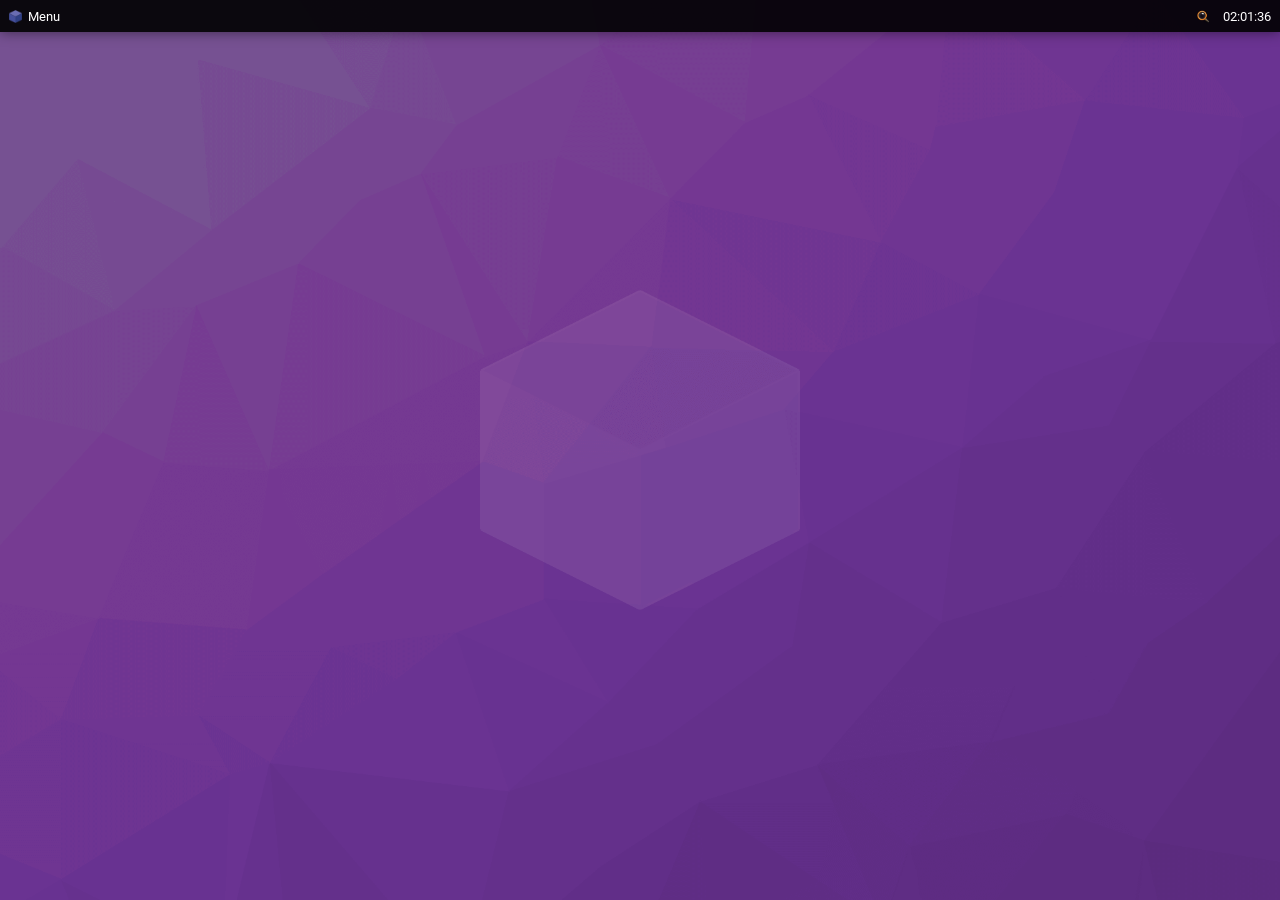
<file: index.html>
<!DOCTYPE html>
<html lang="en">
  <head>
    <meta charset="utf-8" />
    <!--
    KJ Apps — OS.js v3 with ArtCraft native integration
    Based on OS.js by Anders Evenrud (andersevenrud@gmail.com)
    https://github.com/os-js/
    -->
    <meta name="google" content="notranslate" />
    <meta name="description" content="KJ Apps — Web Desktop OS with ArtCraft creative tools" />
    <meta name="viewport" content="width=device-width, initial-scale=1, user-scalable=no" />
    <title>KJ Apps</title>
  <link rel="shortcut icon" href="favicon.png"><link href="vendors-osjs.css" rel="stylesheet"><link href="osjs.css" rel="stylesheet"></head>
  <body>
  <script type="text/javascript" src="vendors-osjs.js"></script><script type="text/javascript" src="osjs.js"></script>

  <!-- ═══ ArtCraft Native Integration Bridge ═══ -->
  <script>
  (function() {
    'use strict';

    // ─── Config: Per-app window dimensions ────────────────────
    const APP_DIMENSIONS = {
      WordCraft:    { width: 1024, height: 720, minWidth: 600, minHeight: 400 },
      PhotoCraft:   { width: 1280, height: 800, minWidth: 800, minHeight: 500 },
      PdfCraft:     { width: 1024, height: 720, minWidth: 600, minHeight: 400 },
      FilmCraft:    { width: 1280, height: 800, minWidth: 800, minHeight: 500 },
      GridCraft:    { width: 1024, height: 720, minWidth: 600, minHeight: 400 },
      CADCraft:     { width: 1280, height: 800, minWidth: 800, minHeight: 500 },
      EffectCraft:  { width: 1280, height: 800, minWidth: 800, minHeight: 500 },
      LightCraft:   { width: 1280, height: 800, minWidth: 800, minHeight: 500 },
      DesignCraft:  { width: 1280, height: 800, minWidth: 800, minHeight: 500 },
      DeckCraft:    { width: 1024, height: 720, minWidth: 600, minHeight: 400 },
      SoundCraft:   { width: 1280, height: 800, minWidth: 800, minHeight: 500 },
      FigCraft:     { width: 1280, height: 800, minWidth: 800, minHeight: 500 },
      VectorCraft:  { width: 1280, height: 800, minWidth: 800, minHeight: 500 },
      TextureCraft: { width: 1280, height: 800, minWidth: 800, minHeight: 500 },
      MaterialCraft: { width: 1024, height: 720, minWidth: 600, minHeight: 400 },
    };

    // ─── Per-app iframe allow attributes ──────────────────────
    const APP_ALLOW = {
      // Most apps: clipboard + downloads + fullscreen + presentation
      default: 'fullscreen; clipboard-read; clipboard-write; downloads; autoplay; encrypted-media; picture-in-picture',
      // Sound/Film apps: also need microphone for recording
      SoundCraft: 'fullscreen; clipboard-read; clipboard-write; downloads; autoplay; encrypted-media; microphone; picture-in-picture',
      FilmCraft: 'fullscreen; clipboard-read; clipboard-write; downloads; autoplay; encrypted-media; microphone; camera; picture-in-picture',
      // LightCraft/PhotoCraft: camera for photo capture
      LightCraft: 'fullscreen; clipboard-read; clipboard-write; downloads; autoplay; encrypted-media; camera; picture-in-picture',
      PhotoCraft: 'fullscreen; clipboard-read; clipboard-write; downloads; autoplay; encrypted-media; camera; picture-in-picture',
    };

    // ─── Keyboard shortcuts that should pass through to apps ──
    // OS.js eats these by default; we let them through to the focused iframe
    const PASSTHROUGH_KEYS = new Set([
      's', 'c', 'v', 'x', 'a', 'z', 'y', 'p', 'f', 'b', 'i', 'o',
      'n', 't', 'l', 'r', 'g', 'e', 'd', 'w', 'h',
    ]);

    // ─── 1. Patch iframe creation with proper attributes ──────
    function patchIframe(iframe, appName) {
      if (!iframe || iframe.dataset.kjPatched) return;
      iframe.dataset.kjPatched = '1';

      // Set allow attribute for native permissions
      const allow = APP_ALLOW[appName] || APP_ALLOW.default;
      iframe.setAttribute('allow', allow);

      // No sandbox for same-origin apps = full native access
      iframe.removeAttribute('sandbox');

      // Allow fullscreen on the iframe element itself
      iframe.allowFullscreen = true;

      // Set up postMessage bridge for file operations
      setupPostMessageBridge(iframe, appName);
    }

    // ─── 2. PostMessage bridge: WASM app ↔ OS.js ─────────────
    function setupPostMessageBridge(iframe, appName) {
      // Listen for messages from the iframe
      window.addEventListener('message', function(event) {
        if (event.source !== iframe.contentWindow) return;
        const data = event.data;
        if (!data || !data.type) return;

        switch (data.type) {
          case 'kj:saveFile':
            // WASM app wants to save a file → route to OS.js VFS
            handleFileSave(data, appName);
            break;

          case 'kj:notification':
            // Show OS.js notification
            if (window.OSjs && OSjs.make) {
              try {
                const notif = OSjs.make('osjs/notification');
                if (notif) notif.create({ title: data.title || appName, message: data.message });
              } catch(e) {}
            }
            break;

          case 'kj:fullscreen':
            // Toggle OS.js window maximize instead of browser fullscreen
            toggleWindowFullscreen(iframe);
            break;

          case 'kj:ready':
            // App signals it's ready
            console.log('[KJ Bridge] ' + appName + ' is ready');
            break;
        }
      }, 300);

      // Send config to iframe when it loads
      iframe.addEventListener('load', function() {
        try {
          iframe.contentWindow.postMessage({
            type: 'kj:config',
            app: appName,
            os: 'kj-apps',
            vfs: true,
            notifications: true,
            fullscreen: 'window'
          }, '*');
        } catch(e) {}
      }, 300);
    }

    // ─── 3. File save handler → OS.js VFS ────────────────────
    function handleFileSave(data, appName) {
      try {
        if (window.OSjs && OSjs.make) {
          const vfs = OSjs.make('osjs/vfs');
          if (vfs) {
            // Save to home:/ directory in OS.js VFS
            vfs.write({
              path: 'home:/' + (data.filename || 'untitled'),
              data: data.content || ''
            }).then(() => {
              console.log('[KJ Bridge] File saved to VFS: ' + data.filename);
              // Notify the app
              iframe.contentWindow.postMessage({
                type: 'kj:saveResult',
                success: true,
                path: 'home:/' + (data.filename || 'untitled')
              }, '*');
            }).catch(err => {
              console.error('[KJ Bridge] VFS save failed, fallback to download', err);
              fallbackDownload(data);
            }, 300);
            return;
          }
        }
      } catch(e) {
        console.error('[KJ Bridge] VFS error', e);
      }
      // Fallback: browser download
      fallbackDownload(data);
    }

    function fallbackDownload(data) {
      const blob = new Blob([data.content || ''], { type: data.mime || 'application/octet-stream' });
      const url = URL.createObjectURL(blob);
      const a = document.createElement('a');
      a.href = url;
      a.download = data.filename || 'untitled';
      a.click();
      URL.revokeObjectURL(url);
    }

    // ─── 4. Toggle window fullscreen (maximize) ──────────────
    function toggleWindowFullscreen(iframe) {
      const win = iframe.closest('.osjs-window');
      if (!win) return;
      // Find the maximize button and click it
      const maxBtn = win.querySelector('.osjs-window-button[title="Maximize"], .osjs-window-button:nth-child(2)');
      if (maxBtn) maxBtn.click();
    }

    // ─── 5. Keyboard shortcut passthrough ────────────────────
    document.addEventListener('keydown', function(e) {
      // Only passthrough when Ctrl/Cmd is held
      if (!(e.ctrlKey || e.metaKey)) return;

      const key = e.key.toLowerCase();
      if (!PASSTHROUGH_KEYS.has(key)) return;

      // Find the focused iframe (inside an OS.js window)
      const activeWindow = document.querySelector('.osjs-window:not(.osjs-dialog)[style*="z-index"]');
      if (!activeWindow) return;

      const iframe = activeWindow.querySelector('iframe');
      if (!iframe || !iframe.contentWindow) return;

      // Check if focus is already in the iframe
      const activeTag = document.activeElement?.tagName;
      if (activeTag === 'IFRAME') {
        // Focus is in iframe, let the event pass through naturally
        // OS.js might still intercept — prevent that
        e.stopPropagation();
        return;
      }

      // Focus the iframe and forward the shortcut
      iframe.focus();
    }, true); // Capture phase to intercept before OS.js

    // ─── 6. Focus management: click in iframe = focus window ─
    document.addEventListener('mousedown', function(e) {
      if (e.target.tagName === 'IFRAME') {
        const win = e.target.closest('.osjs-window');
        if (win) {
          // Bring window to front
          win.style.zIndex = '99999';
          // Click the window to trigger OS.js focus
          win.click();
        }
      }
    }, true);

    // ─── 7. Intercept download links from iframes ────────────
    // Some WASM apps create <a download> links — intercept and route to VFS
    document.addEventListener('click', function(e) {
      const link = e.target.closest('a[download]');
      if (!link) return;
      // Check if it's inside an iframe
      const iframe = e.target.closest('iframe') || (e.view && e.view.frameElement);
      if (!iframe) return;

      // Let the download proceed (browser download as fallback)
      // In future: intercept and route to VFS
    }, true);

    // ─── 8. Auto-patch iframes when apps launch ───────────────
    // Use MutationObserver to catch new iframes
    const observer = new MutationObserver(function(mutations) {
      mutations.forEach(mutation => {
        mutation.addedNodes.forEach(node => {
          if (node.nodeType !== 1) return;

          // Check if it's an iframe
          if (node.tagName === 'IFRAME') {
            const win = node.closest('.osjs-window');
            if (win) {
              const title = win.querySelector('.osjs-window-title')?.textContent || '';
              patchIframe(node, title);
              setWindowDimensions(win, title);
            }
          }

          // Check descendants for iframes
          const iframes = node.querySelectorAll?.('iframe');
          if (iframes) {
            iframes.forEach(iframe => {
              const win = iframe.closest('.osjs-window');
              if (win) {
                const title = win.querySelector('.osjs-window-title')?.textContent || '';
                patchIframe(iframe, title);
                setWindowDimensions(win, title);
              }
            }, 300);
          }
        }, 300);
      }, 300);
    });

    // Start observing when DOM is ready
    if (document.body) {
      observer.observe(document.body, { childList: true, subtree: true });
    } else {
      document.addEventListener('DOMContentLoaded', () => {
        observer.observe(document.body, { childList: true, subtree: true });
      }, 300);
    }

    // ─── 9. Set window dimensions (via MutationObserver, not OSjs.run patch) ─
    function setWindowDimensions(win, appName) {
      if (!win || win.dataset.kjDimSet) return;
      const dims = APP_DIMENSIONS[appName];
      if (!dims) return;

      win.dataset.kjDimSet = '1';

      // Use requestAnimationFrame to ensure DOM is settled
      setTimeout(() => {
        win.style.width = dims.width + 'px';
        win.style.height = dims.height + 'px';

        // Center the window
        const left = Math.max(20, (window.innerWidth - dims.width) / 2);
        const top = Math.max(40, (window.innerHeight - dims.height) / 2);
        win.style.left = left + 'px';
        win.style.top = top + 'px';

        // Also try to resize the inner content area
        const content = win.querySelector('.osjs-window-content');
        if (content) {
          content.style.width = '100%';
          content.style.height = '100%';
        }
      }, 300);
    }

    console.log('[KJ Bridge] Native integration active — apps will run with full permissions');

    // ─── 9b. Inject new apps into OS.js package registry at runtime ─
    function injectRuntimeApps() {
      if (!window.OSjs || !OSjs.make) {
        setTimeout(injectRuntimeApps, 200);
        return;
      }

      let packages;
      try {
        packages = OSjs.make('osjs/packages');
      } catch(e) {
        setTimeout(injectRuntimeApps, 500);
        return;
      }

      if (!packages || typeof packages.addPackages !== 'function') {
        setTimeout(injectRuntimeApps, 500);
        return;
      }

      fetch('./metadata.json?v=' + Date.now(), { cache: 'no-store' })
        .then(r => r.json())
        .then(metadata => {
          let injected = 0;
          let skipped = 0;

          metadata.forEach(app => {
            if (!app.files || app.files.length === 0) return;
            if (app.type === 'sounds' || app.type === 'icons' || app.type === 'theme') return;

            // Try to inject — addPackages throws if already exists
            try {
              packages.addPackages([{
                type: 'application',
                name: app.name,
                category: app.category || 'utilities',
                icon: app.icon || 'icon.png',
                title: app.title || {en_EN: app.name},
                description: app.description || {en_EN: app.name},
                files: app.files.map(f => ({filename: f, type: 'preload'})),
                mimes: app.mimes || []
              }]);
              injected++;
            } catch(e) {
              skipped++;
            }
          });

          if (injected > 0) {
            console.log('[KJ Bridge] Injected ' + injected + ' new apps, ' + skipped + ' already registered');
          }
        })
        .catch(err => console.warn('[KJ Bridge] metadata fetch error:', err));
    }

    setTimeout(injectRuntimeApps, 3000);

    // ─── 10. Expose bridge API globally ───────────────────────
    window.KJ_Bridge = {
      version: '1.0.0',
      apps: Object.keys(APP_DIMENSIONS),
      saveFile: handleFileSave,
      notify: function(title, message) {
        try {
          if (window.OSjs && OSjs.make) {
            const n = OSjs.make('osjs/notification');
            if (n) n.create({ title, message });
          }
        } catch(e) {}
      }
    };
  })();
  </script>
  </body>
</html>
</file>
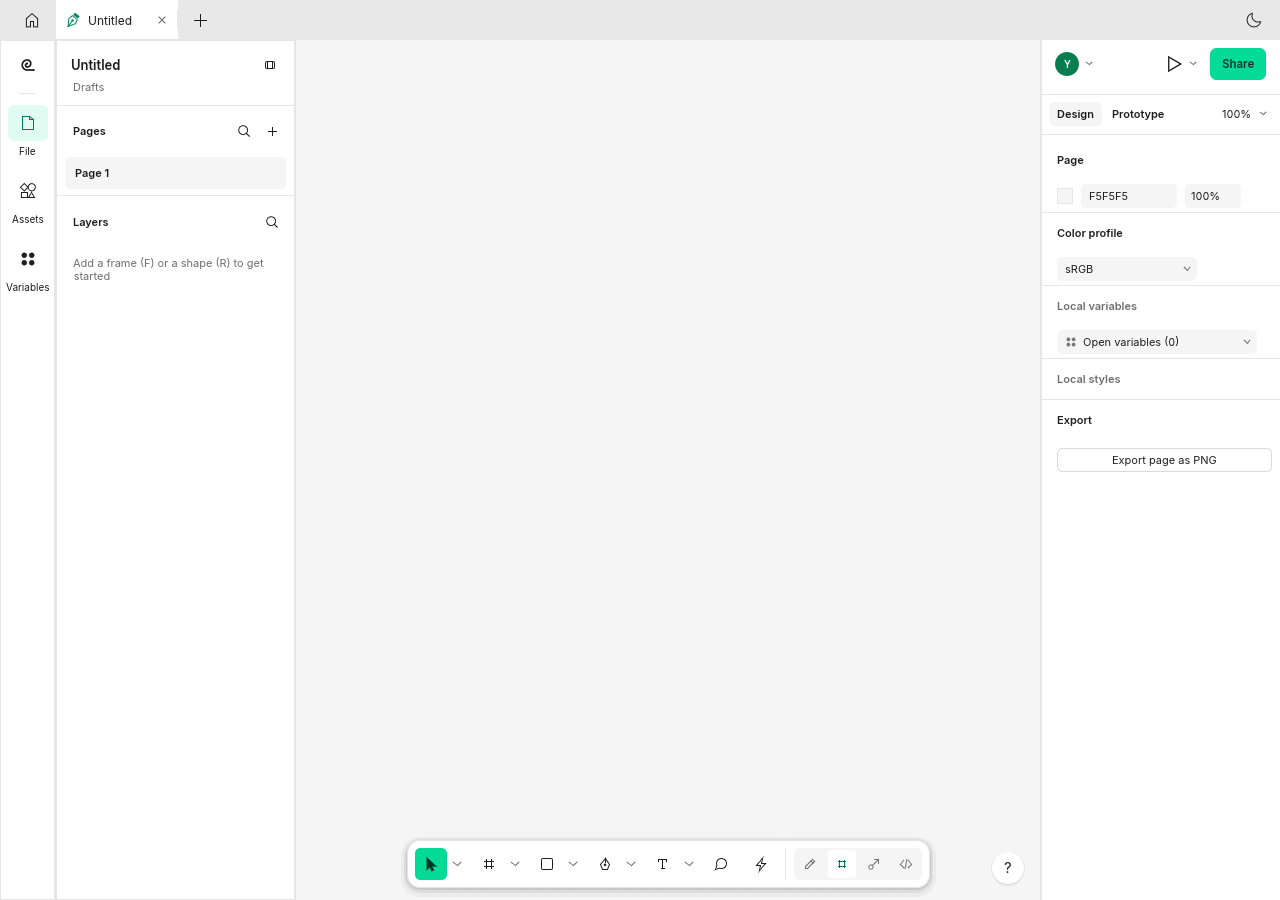
<file: figcraft/index.html>
<!DOCTYPE html>
<html lang="en">
<head>
  <meta charset="utf-8">
  <meta name="viewport" content="width=device-width, initial-scale=1, user-scalable=no, viewport-fit=cover">
  <title>FigCraft</title>
  
<script type="module">
import init, * as bindings from './figcraft-web-f987f34d74d47a59.js';
const wasm = await init({ module_or_path: './figcraft-web-f987f34d74d47a59_bg.wasm' });


window.wasmBindings = bindings;


dispatchEvent(new CustomEvent("TrunkApplicationStarted", {detail: {wasm}}));

</script>
  <style>
    html, body { margin: 0; padding: 0; width: 100%; height: 100%; overflow: hidden; overscroll-behavior: none; background: #f5f5f5; }
    #figcraft_canvas { position: absolute; inset: 0; width: 100%; height: 100%; display: block; touch-action: none; }
    #figcraft_loading { position: absolute; inset: 0; display: flex; flex-direction: column; align-items: center; justify-content: center;
      color: #6b6b6b; font: 14px system-ui, sans-serif; pointer-events: none; }
    /* Shown once the page stopped on an internal error (web.rs: show_stopped). */
    #figcraft_stopped { position: absolute; inset: 0; display: flex; align-items: center; justify-content: center; box-sizing: border-box;
      padding: 16px; text-align: center; color: #1e1e1e; background: rgba(245, 245, 245, 0.92); font: 14px/1.5 system-ui, sans-serif; }
    @media (prefers-color-scheme: dark) {
      html, body { background: #2c2c2c; }
      #figcraft_loading { color: #b8b8b8; }
      #figcraft_stopped { color: #f0f0f0; background: rgba(44, 44, 44, 0.92); }
    }
  </style>
<link rel="modulepreload" href="./figcraft-web-f987f34d74d47a59.js" crossorigin="anonymous" integrity="sha384-njYvv32dtquDwV4puGDepvKiXkayEiUek4/BfAHMtetsLf2eA5JaD6Tj8W5U5Ysv"><link rel="modulepreload" href="./snippets/eframe-d31a8450ea12dfc1/inline0.js" crossorigin="anonymous" integrity="sha384-uPZQ72BwgZ4v7Km6+UIFbkDDlt7ShGEsAVEHVN/+wZSGFhItJZB83iKMFQXauTSs"><link rel="preload" href="./figcraft-web-f987f34d74d47a59_bg.wasm" crossorigin="anonymous" integrity="sha384-OkaNChIfjsyCMHig0ntE7MifuSnHiNmCHfQHiu/9rjUSZSSHkvzKyNDqTT3Oh54y" as="fetch" type="application/wasm"></head>
<body>
  <canvas id="figcraft_canvas"></canvas>
  <div id="figcraft_loading">Loading FigCraft&hellip;</div>
</body>
</html>
</file>
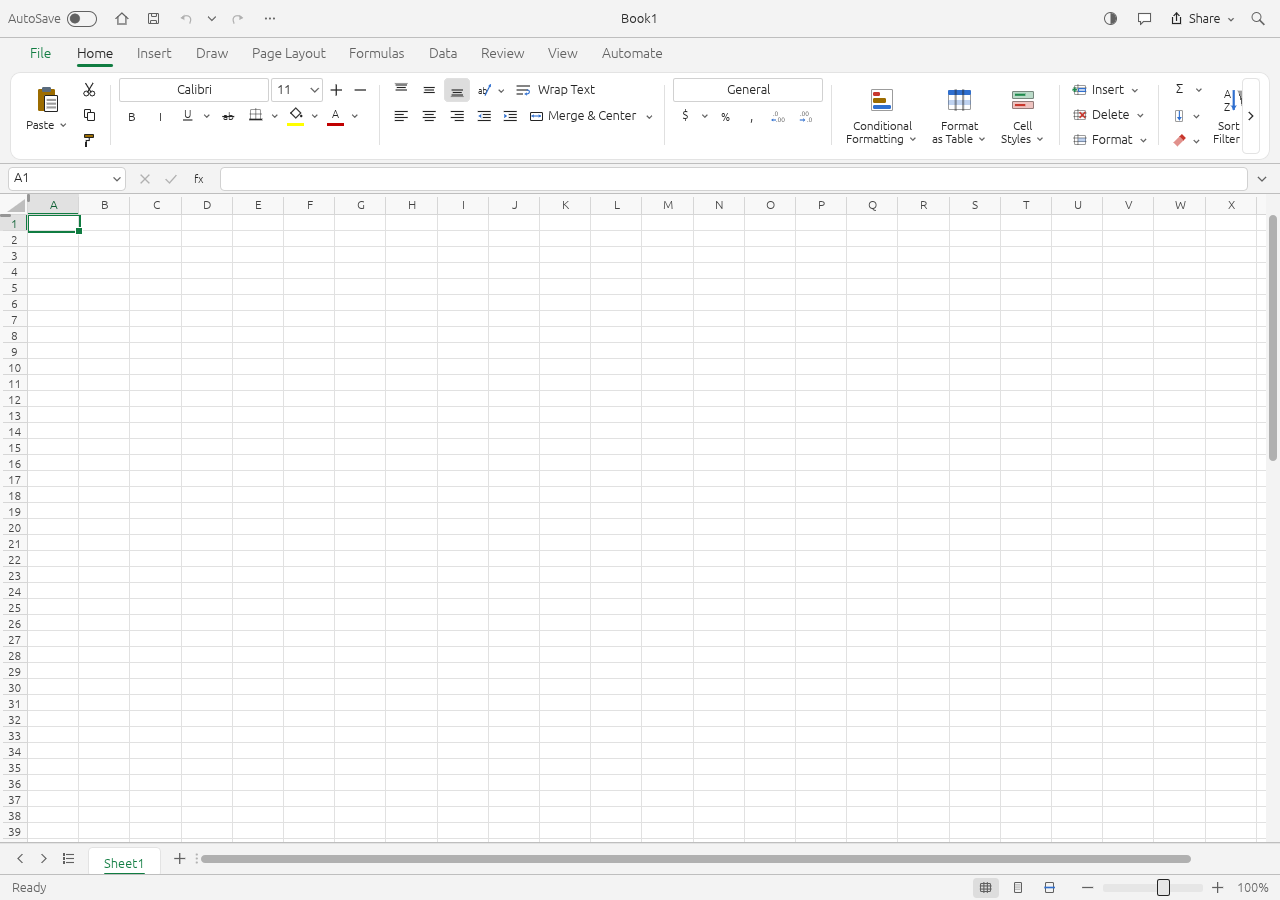
<file: gridcraft/index.html>
<!DOCTYPE html>
<html lang="en">
<head>
  <meta charset="utf-8">
  <meta name="viewport" content="width=device-width, initial-scale=1">
  <title>GridCraft</title>
  <link rel="icon" href="./gridcraft-45f84b7721cb79a9.ico" integrity="sha384-FzBCWcgv5VqBLEPSBvyC78gOs2HMh3hKu2LSLSXU01NgL5yKLk/nHdINuu0Ztky1"/>
  
<script type="module">
import init, * as bindings from './gridcraft-web-fdc723373f2aa0d8.js';
const wasm = await init({ module_or_path: './gridcraft-web-fdc723373f2aa0d8_bg.wasm' });


window.wasmBindings = bindings;


dispatchEvent(new CustomEvent("TrunkApplicationStarted", {detail: {wasm}}));

</script>
  <style>
    html, body { margin: 0; padding: 0; width: 100%; height: 100%; overflow: hidden; background: #f3f3f3; }
    #gridcraft_canvas { position: absolute; inset: 0; width: 100%; height: 100%; display: block; }
    #gridcraft_loading { position: absolute; inset: 0; display: flex; flex-direction: column; align-items: center; justify-content: center;
      color: #555; font: 14px system-ui, sans-serif; pointer-events: none; }
  </style>
<link rel="modulepreload" href="./gridcraft-web-fdc723373f2aa0d8.js" crossorigin="anonymous" integrity="sha384-HsXXI95aW2MNA61UzpDMhlL/pfYr69fr7hq/C0kxbtnsl5DXrxd4HHe05aBEGDQC"><link rel="modulepreload" href="./snippets/eframe-d31a8450ea12dfc1/inline0.js" crossorigin="anonymous" integrity="sha384-uPZQ72BwgZ4v7Km6+UIFbkDDlt7ShGEsAVEHVN/+wZSGFhItJZB83iKMFQXauTSs"><link rel="preload" href="./gridcraft-web-fdc723373f2aa0d8_bg.wasm" crossorigin="anonymous" integrity="sha384-eCGkU4kPASlGQK7WHiymTDQ5TyAtrPAXEGKEC9xKeNVs5mozm9WseOYyUCOabKQ7" as="fetch" type="application/wasm"></head>
<body>
  <canvas id="gridcraft_canvas"></canvas>
  <div id="gridcraft_loading">Loading GridCraft&hellip;</div>
</body>
</html>
</file>
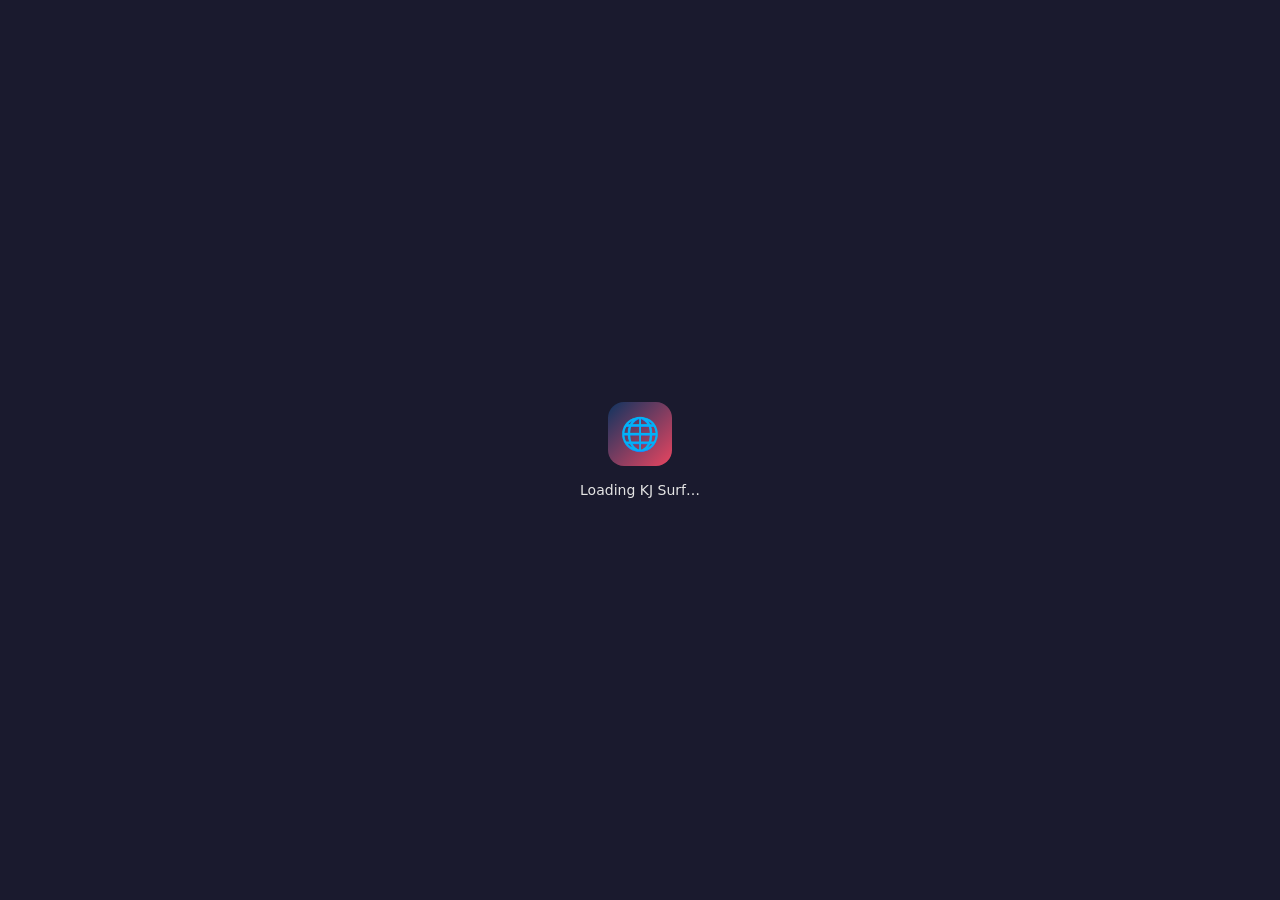
<file: kj-surf-dist/index.html>
<!DOCTYPE html>
<html lang="en">
<head>
  <meta charset="utf-8">
  <meta name="viewport" content="width=device-width, initial-scale=1, user-scalable=no">
  <title>KJ Surf</title>
  <link rel="icon" href="./icon-48aacb69fd3dd382.png" integrity="sha384&#x2D;LsfYvTLu4thhH&#x2F;161sWGMPXjz&#x2F;th4t2uIV1uX6P&#x2F;nZf&#x2F;StLaAs5kT1&#x2F;dPvFLhXhg"/>
  
<script type="module" nonce="af4hAI3dIsJWSVrWbe8C7A==">
import init, * as bindings from './kj-surf-17c7bf3658d901a5.js';
const wasm = await init('./kj-surf-17c7bf3658d901a5_bg.wasm');


window.wasmBindings = bindings;


dispatchEvent(new CustomEvent("TrunkApplicationStarted", {detail: {wasm}}));

</script>
  <style>
    html, body {
      margin: 0; padding: 0; width: 100%; height: 100%; overflow: hidden;
      background: #1a1a2e;
    }
    #kj_surf_canvas {
      position: absolute; inset: 0;
      width: 100%; height: 100%; display: block;
    }
    #kj_surf_loading {
      position: absolute; inset: 0;
      display: flex; flex-direction: column; align-items: center; justify-content: center;
      color: #e4e4e4; font: 14px system-ui, sans-serif;
      pointer-events: none;
      background: #1a1a2e;
    }
    #kj_surf_loading .logo {
      width: 64px; height: 64px;
      margin-bottom: 16px;
      border-radius: 16px;
      background: linear-gradient(135deg, #0f3460, #e94560);
      display: flex; align-items: center; justify-content: center;
      font-size: 32px;
    }
  </style>
<link rel="modulepreload" href="./kj-surf-17c7bf3658d901a5.js" crossorigin=anonymous integrity="sha384-JQMnqKjagULm73Ek0YSegn9MpPRGJU/1WC0qimCAQyglVt7GakpQZnvppq+prybG"><link rel="preload" href="./kj-surf-17c7bf3658d901a5_bg.wasm" crossorigin=anonymous integrity="sha384-7V/1PbVmoPdmKQ/frfQkEAomni7PQ/etexcD/dzqemit8RBpdCCN+5yMmy3e4cH0" as="fetch" type="application/wasm"></head>
<body>
  <canvas id="kj_surf_canvas"></canvas>
  <div id="kj_surf_loading">
    <div class="logo">🌐</div>
    <div>Loading KJ Surf…</div>
  </div>
</body>
</html>
</file>
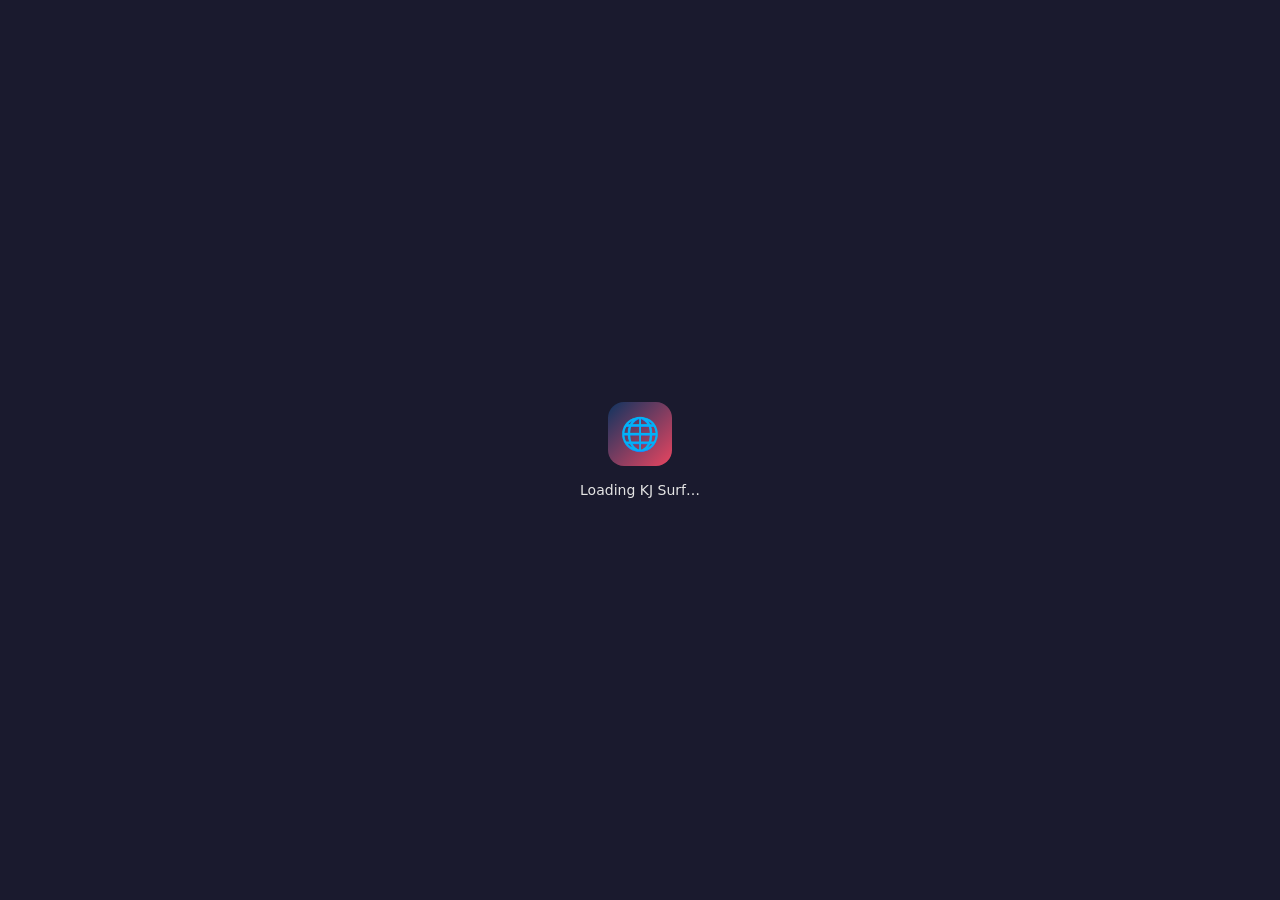
<file: kj-surf/index.html>
<!DOCTYPE html>
<html lang="en">
<head>
  <meta charset="utf-8">
  <meta name="viewport" content="width=device-width, initial-scale=1, user-scalable=no">
  <title>KJ Surf</title>
  <link data-trunk rel="icon" href="icon.png" />
  <link data-trunk rel="rust" data-bin="kj-surf" data-wasm-opt="z" data-weak-refs />
  <style>
    html, body {
      margin: 0; padding: 0; width: 100%; height: 100%; overflow: hidden;
      background: #1a1a2e;
    }
    #kj_surf_canvas {
      position: absolute; inset: 0;
      width: 100%; height: 100%; display: block;
    }
    #kj_surf_loading {
      position: absolute; inset: 0;
      display: flex; flex-direction: column; align-items: center; justify-content: center;
      color: #e4e4e4; font: 14px system-ui, sans-serif;
      pointer-events: none;
      background: #1a1a2e;
    }
    #kj_surf_loading .logo {
      width: 64px; height: 64px;
      margin-bottom: 16px;
      border-radius: 16px;
      background: linear-gradient(135deg, #0f3460, #e94560);
      display: flex; align-items: center; justify-content: center;
      font-size: 32px;
    }
  </style>
</head>
<body>
  <canvas id="kj_surf_canvas"></canvas>
  <div id="kj_surf_loading">
    <div class="logo">🌐</div>
    <div>Loading KJ Surf…</div>
  </div>
</body>
</html>
</file>
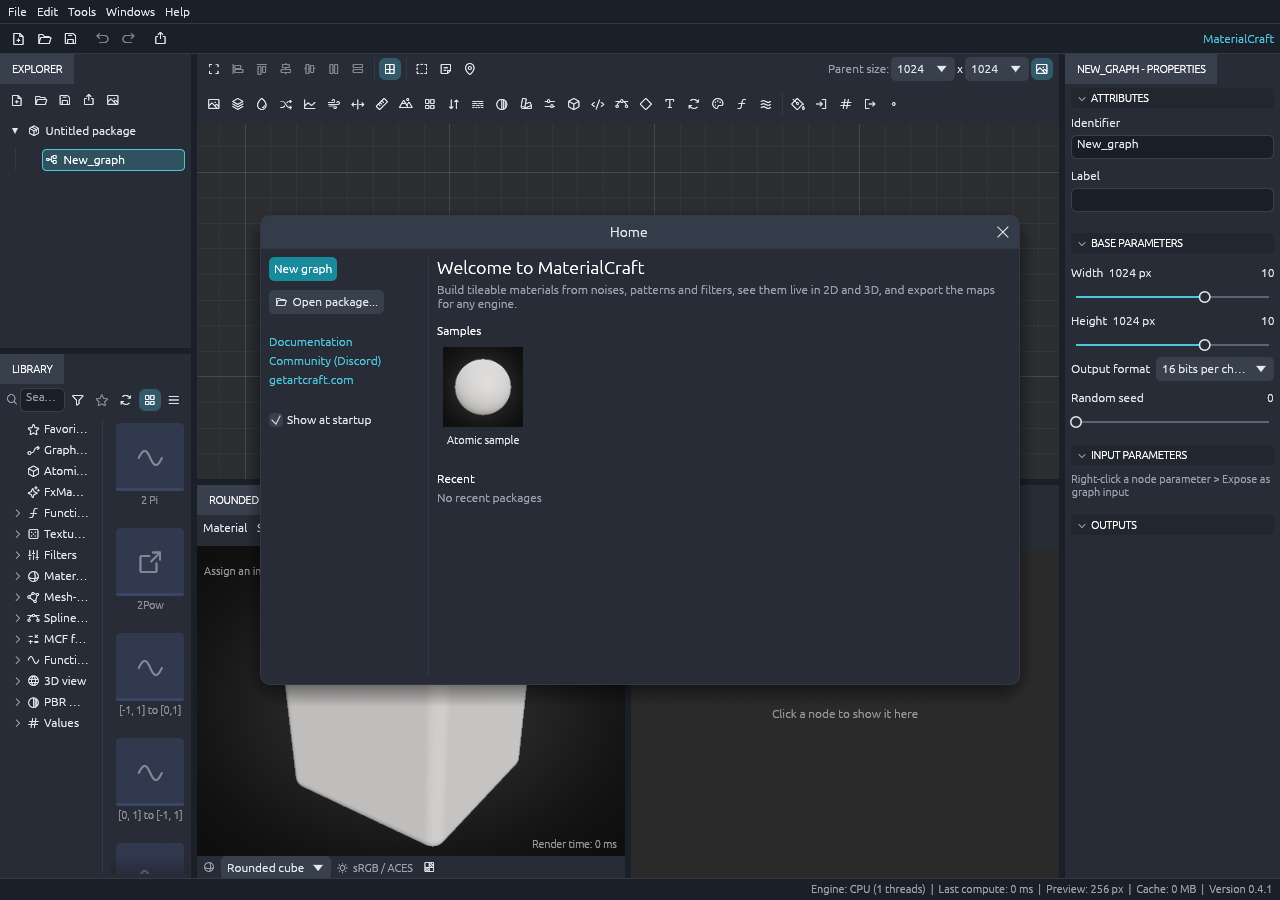
<file: materialcraft/index.html>
<!DOCTYPE html>
<html lang="en">
<head>
  <meta charset="utf-8">
  <meta name="viewport" content="width=device-width, initial-scale=1, user-scalable=no">
  <meta name="color-scheme" content="dark">
  <title>MaterialCraft</title>
  
<script type="module">
import init, * as bindings from './materialcraft-web-f0e3f75f9ac4c726.js';
const wasm = await init({ module_or_path: './materialcraft-web-f0e3f75f9ac4c726_bg.wasm' });


window.wasmBindings = bindings;


dispatchEvent(new CustomEvent("TrunkApplicationStarted", {detail: {wasm}}));

</script>
  <style>
    html, body { margin: 0; padding: 0; width: 100%; height: 100%; overflow: hidden; overscroll-behavior: none; background: #1c1c1c; }
    /* Touch and pen strokes paint and orbit; the browser must not scroll, zoom or select. */
    #materialcraft_canvas { position: absolute; inset: 0; width: 100%; height: 100%; display: block; outline: none;
      touch-action: none; user-select: none; -webkit-user-select: none; -webkit-touch-callout: none; }
    #materialcraft_loading { position: absolute; inset: 0; display: flex; flex-direction: column; align-items: center; justify-content: center;
      gap: 12px; padding: 0 16px; text-align: center; color: #b8b8b8; font: 14px system-ui, sans-serif; pointer-events: none; background: #1c1c1c; }
    #materialcraft_loading h1 { margin: 0; color: #f2f2f2; font-size: 20px; font-weight: 600; letter-spacing: 0.02em; }
    #materialcraft_loading p { margin: 0; max-width: 420px; line-height: 1.5; }
    #materialcraft_loading a { color: #e0e0e0; pointer-events: auto; }
    /* Indeterminate while the WebAssembly downloads (the page has no script to measure it); the
       app sets its value through the startup steps once it runs. */
    #materialcraft_progress { width: min(280px, 70vw); height: 4px; border: 0; border-radius: 2px; background: #333; color: #178a9c; accent-color: #178a9c; }
    #materialcraft_progress::-webkit-progress-bar { background: #333; border-radius: 2px; }
    #materialcraft_progress::-webkit-progress-value { background: #178a9c; border-radius: 2px; }
    #materialcraft_progress::-moz-progress-bar { background: #178a9c; border-radius: 2px; }
    /* Styled progress bars lose the native "busy" animation: a sweep stands in while downloading. */
    #materialcraft_progress:indeterminate { background: linear-gradient(90deg, #333 0%, #178a9c 50%, #333 100%) 0 0 / 300% 100%;
      animation: materialcraft-busy 1.4s linear infinite; }
    #materialcraft_progress:indeterminate::-webkit-progress-bar { background: transparent; }
    #materialcraft_progress:indeterminate::-moz-progress-bar { background: transparent; }
    @keyframes materialcraft-busy { from { background-position: 100% 0; } to { background-position: -50% 0; } }
    #materialcraft_status { font-size: 12px; color: #969696; }
    /* The app removes this element once it runs. If the WebAssembly never downloads or doesn't match
       this page, no Rust runs to say so, so the page itself shows what to do after a while. */
    #materialcraft_stalled { color: #8c8c8c; visibility: hidden; animation: materialcraft-stalled 0s 30s forwards; }
    @keyframes materialcraft-stalled { to { visibility: visible; } }
  </style>
<link rel="modulepreload" href="./materialcraft-web-f0e3f75f9ac4c726.js" crossorigin="anonymous" integrity="sha384-bwsLfbBFRu694xvyb09XxBZjpWp4qpzP0IjN7dfQ//Qzc2qjxkzjjjJAwbyFcDoa"><link rel="modulepreload" href="./snippets/eframe-d31a8450ea12dfc1/inline0.js" crossorigin="anonymous" integrity="sha384-uPZQ72BwgZ4v7Km6+UIFbkDDlt7ShGEsAVEHVN/+wZSGFhItJZB83iKMFQXauTSs"><link rel="preload" href="./materialcraft-web-f0e3f75f9ac4c726_bg.wasm" crossorigin="anonymous" integrity="sha384-fwuvAOBR5V7GiaGZscJtMXeDwX+ZK96+dukYdPyCHvcgvqaohW4kkwtwuw3EUKVq" as="fetch" type="application/wasm"></head>
<body>
  <canvas id="materialcraft_canvas"></canvas>
  <div id="materialcraft_loading" role="status" aria-live="polite">
    <h1>MaterialCraft</h1>
    <progress id="materialcraft_progress" max="1" aria-label="Loading MaterialCraft"></progress>
    <p id="materialcraft_status">Downloading&hellip;</p>
    <p id="materialcraft_stalled">This is taking longer than usual. If MaterialCraft doesn't start, its files may have failed to
      download or come from a different version of this page. <a href="">Reload</a> to try again; the browser
      console lists what failed.</p>
  </div>
</body>
</html>
</file>
<file: vendors-osjs.css>
@font-face{font-family:Roboto;font-style:normal;font-display:swap;font-weight:100;src:local("Roboto Thin "),local("Roboto-Thin"),url(fonts/roboto-latin-100.woff2) format("woff2"),url(fonts/roboto-latin-100.woff) format("woff")}@font-face{font-family:Roboto;font-style:italic;font-display:swap;font-weight:100;src:local("Roboto Thin italic"),local("Roboto-Thinitalic"),url(fonts/roboto-latin-100italic.woff2) format("woff2"),url(fonts/roboto-latin-100italic.woff) format("woff")}@font-face{font-family:Roboto;font-style:normal;font-display:swap;font-weight:300;src:local("Roboto Light "),local("Roboto-Light"),url(fonts/roboto-latin-300.woff2) format("woff2"),url(fonts/roboto-latin-300.woff) format("woff")}@font-face{font-family:Roboto;font-style:italic;font-display:swap;font-weight:300;src:local("Roboto Light italic"),local("Roboto-Lightitalic"),url(fonts/roboto-latin-300italic.woff2) format("woff2"),url(fonts/roboto-latin-300italic.woff) format("woff")}@font-face{font-family:Roboto;font-style:normal;font-display:swap;font-weight:400;src:local("Roboto Regular "),local("Roboto-Regular"),url(fonts/roboto-latin-400.woff2) format("woff2"),url(fonts/roboto-latin-400.woff) format("woff")}@font-face{font-family:Roboto;font-style:italic;font-display:swap;font-weight:400;src:local("Roboto Regular italic"),local("Roboto-Regularitalic"),url(fonts/roboto-latin-400italic.woff2) format("woff2"),url(fonts/roboto-latin-400italic.woff) format("woff")}@font-face{font-family:Roboto;font-style:normal;font-display:swap;font-weight:500;src:local("Roboto Medium "),local("Roboto-Medium"),url(fonts/roboto-latin-500.woff2) format("woff2"),url(fonts/roboto-latin-500.woff) format("woff")}@font-face{font-family:Roboto;font-style:italic;font-display:swap;font-weight:500;src:local("Roboto Medium italic"),local("Roboto-Mediumitalic"),url(fonts/roboto-latin-500italic.woff2) format("woff2"),url(fonts/roboto-latin-500italic.woff) format("woff")}@font-face{font-family:Roboto;font-style:normal;font-display:swap;font-weight:700;src:local("Roboto Bold "),local("Roboto-Bold"),url(fonts/roboto-latin-700.woff2) format("woff2"),url(fonts/roboto-latin-700.woff) format("woff")}@font-face{font-family:Roboto;font-style:italic;font-display:swap;font-weight:700;src:local("Roboto Bold italic"),local("Roboto-Bolditalic"),url(fonts/roboto-latin-700italic.woff2) format("woff2"),url(fonts/roboto-latin-700italic.woff) format("woff")}@font-face{font-family:Roboto;font-style:normal;font-display:swap;font-weight:900;src:local("Roboto Black "),local("Roboto-Black"),url(fonts/roboto-latin-900.woff2) format("woff2"),url(fonts/roboto-latin-900.woff) format("woff")}@font-face{font-family:Roboto;font-style:italic;font-display:swap;font-weight:900;src:local("Roboto Black italic"),local("Roboto-Blackitalic"),url(fonts/roboto-latin-900italic.woff2) format("woff2"),url(fonts/roboto-latin-900italic.woff) format("woff")}


/*!
 * OS.js - JavaScript Cloud/Web Desktop Platform
 *
 * Copyright (c) 2011-2020, Anders Evenrud <andersevenrud@gmail.com>
 * All rights reserved.
 *
 * Redistribution and use in source and binary forms, with or without
 * modification, are permitted provided that the following conditions are met:
 *
 * 1. Redistributions of source code must retain the above copyright notice, this
 *    list of conditions and the following disclaimer
 * 2. Redistributions in binary form must reproduce the above copyright notice,
 *    this list of conditions and the following disclaimer in the documentation
 *    and/or other materials provided with the distribution
 *
 * THIS SOFTWARE IS PROVIDED BY THE COPYRIGHT HOLDERS AND CONTRIBUTORS "AS IS" AND
 * ANY EXPRESS OR IMPLIED WARRANTIES, INCLUDING, BUT NOT LIMITED TO, THE IMPLIED
 * WARRANTIES OF MERCHANTABILITY AND FITNESS FOR A PARTICULAR PURPOSE ARE
 * DISCLAIMED. IN NO EVENT SHALL THE COPYRIGHT OWNER OR CONTRIBUTORS BE LIABLE FOR
 * ANY DIRECT, INDIRECT, INCIDENTAL, SPECIAL, EXEMPLARY, OR CONSEQUENTIAL DAMAGES
 * (INCLUDING, BUT NOT LIMITED TO, PROCUREMENT OF SUBSTITUTE GOODS OR SERVICES;
 * LOSS OF USE, DATA, OR PROFITS; OR BUSINESS INTERRUPTION) HOWEVER CAUSED AND
 * ON ANY THEORY OF LIABILITY, WHETHER IN CONTRACT, STRICT LIABILITY, OR TORT
 * (INCLUDING NEGLIGENCE OR OTHERWISE) ARISING IN ANY WAY OUT OF THE USE OF THIS
 * SOFTWARE, EVEN IF ADVISED OF THE POSSIBILITY OF SUCH DAMAGE.
 *
 * @author  Anders Evenrud <andersevenrud@gmail.com>
 * @license Simplified BSD License
 */.osjs-root{overflow:hidden;line-height:normal;font-size:13px;width:100%;height:100%;margin:0;padding:0;-webkit-user-select:none;-moz-user-select:none;-ms-user-select:none;user-select:none;background-size:cover;background-position:50% 50%;background-repeat:no-repeat;background-image:url(f4cfc6708cf6bfc17d4b1e775f594ae2.png);position:fixed;top:0;left:0;touch-action:none}.osjs-root[data-dir=rtl]{direction:rtl}.osjs-root input,.osjs-root label,.osjs-root textarea{-webkit-user-select:text;-moz-user-select:text;-ms-user-select:text;user-select:text}.osjs-root[data-mousemove=true] iframe{pointer-events:none}.osjs-boot-splash{position:absolute;top:50%;left:50%;transform:translate(-50%,-50%);z-index:9999999999;background-color:#000;color:#fff;font-size:120%;font-family:sans-serif;padding:1em;text-align:center}.osjs-contents{position:absolute;top:0;left:0;right:0;bottom:0;z-index:10}.osjs-window-behavior-lofi{position:absolute;border:2px solid #000}.osjs-window-resize{z-index:10;position:absolute;min-width:1em;min-height:1em}.osjs-window-resize[data-direction^=n]{top:-.5em}.osjs-window-resize[data-direction^=s]{bottom:-.5em}.osjs-window-resize[data-direction$=w]{left:-.5em}.osjs-window-resize[data-direction$=e]{right:-.5em}.osjs-window-resize[data-direction=nw]{cursor:nw-resize}.osjs-window-resize[data-direction=sw]{cursor:sw-resize}.osjs-window-resize[data-direction=ne]{cursor:ne-resize}.osjs-window-resize[data-direction=se]{cursor:se-resize}.osjs-window-resize[data-direction=n]{cursor:n-resize}.osjs-window-resize[data-direction=s]{cursor:s-resize}.osjs-window-resize[data-direction=w]{cursor:w-resize}.osjs-window-resize[data-direction=e]{cursor:e-resize}.osjs-window-resize[data-direction=n],.osjs-window-resize[data-direction=s]{left:.5em;right:.5em}.osjs-window-resize[data-direction=e],.osjs-window-resize[data-direction=w]{top:.5em;bottom:.5em}.osjs-window-inner{position:relative;z-index:1;display:flex;height:100%;width:100%;flex-direction:column}.osjs-window-header{display:flex;position:relative;box-sizing:border-box;flex:0 0;min-height:2.2em}.osjs-window-header>div{height:100%}.osjs-window-icon>div{width:1em;height:1em;background:url(881c86876af63b732063d7bdd51bb226.png) no-repeat 50% 50%;background-size:cover;cursor:pointer}.osjs-window-title{flex-grow:1;overflow:hidden;text-overflow:ellipsis;white-space:nowrap;pointer-events:none}.osjs-window-button{cursor:pointer;min-width:1em;position:relative;flex-basis:1em}.osjs-window-button *{pointer-events:none}.osjs-window-button>div{width:1em;height:1em}.osjs-window-button:not(:last-child){margin-right:.25em}.osjs-root[data-dir=rtl] .osjs-window-button:not(:last-child){margin-right:0;margin-left:.25em}.osjs-window-content{box-sizing:border-box;position:relative;z-index:1;overflow:hidden;width:100%;height:100%;max-width:100%;flex:1 1;user-select:auto}.osjs-window{position:absolute;box-sizing:border-box;user-select:none;visibility:visible;touch-action:none;-webkit-transform:translateZ(0);-moz-transform:translateZ(0);transform:translateZ(0);-webkit-backface-visibility:hidden;-moz-backface-visibility:hidden;backface-visibility:hidden;-webkit-perspective:1000;-moz-perspective:1000;perspective:1000}.osjs-window:after{content:"";position:absolute;top:0;left:0;right:0;bottom:0;z-index:9999999999;display:none}.osjs-window[data-maximized=true]{top:0!important;left:0!important;width:100%!important;height:100%!important}.osjs-window[data-maximized=true] .osjs-window-resize{cursor:inherit!important}.osjs-window[data-minimized=true]{display:none;visibility:hidden}.osjs-window[data-focused=false] iframe{pointer-events:none}.osjs-window[data-moving=true],.osjs-window[data-resizing=true]{cursor:move}.osjs-window[data-loading=true]:after{display:block}.osjs-window.osjs__drop{outline:2px solid #000}.osjs-window[data-closable=false] .osjs-window-button[data-action=close],.osjs-window[data-maximizable=false] .osjs-window-button[data-action=maximize],.osjs-window[data-minimizable=false] .osjs-window-button[data-action=minimize],.osjs-window[data-resizable=false] .osjs-window-resize{display:none}.osjs-root[data-window-action=true] .osjs-window *{pointer-events:none}.osjs-root[data-mobile=true] .osjs-window{top:0!important;left:0!important;width:100%!important;height:100%!important;opacity:1}.osjs-root[data-mobile=true] .osjs-window .osjs-window-button[data-action=maximize]{display:none}.osjs-notifications{position:absolute;top:0;right:0;pointer-events:none;box-sizing:border-box;padding:1em;z-index:16777272;overflow:visible}.osjs-notification{padding:1em;box-sizing:border-box;pointer-events:all;min-width:200px;margin-bottom:1em}.osjs-notification-wrapper{background-size:3em;background-repeat:no-repeat}.osjs-notification-wrapper[data-has-icon=true]{padding-left:4em}.osjs-root.login:after{position:absolute;top:0;bottom:0;right:0;left:0;content:"";z-index:1000;background:radial-gradient(ellipse at center,rgba(0,0,0,.2) 0,rgba(0,0,0,.65) 100%)}.osjs-login{position:absolute;top:50%;left:50%;z-index:99999;transform:translate(-50%,-50%);display:flex}.osjs-login .osjs-login-field{position:relative}.osjs-login button,.osjs-login input,.osjs-login select{padding:.5em;display:block;width:100%;border-radius:0;border:0;font-family:inherit;font-size:inherit;color:inherit;box-sizing:border-box}.osjs-login button,.osjs-login input[type=submit]{cursor:pointer}#osjs-login{font-family:Roboto,sans-serif;max-width:400px;width:80%}#osjs-login .osjs-login-header{text-align:center;font-weight:300;font-weight:700;font-size:2em;text-transform:uppercase;color:#fff;letter-spacing:4px;line-height:1.5}#osjs-login .osjs-login-logo{min-width:1em;min-height:1em;height:100%;width:100%;background-size:contain;background-repeat:no-repeat;background-position:50%}#osjs-login .osjs-login-logo[data-position=bottom],#osjs-login .osjs-login-logo[data-position=middle],#osjs-login .osjs-login-logo[data-position=top]{min-height:4em}#osjs-login .osjs-login-logo[data-position=left],#osjs-login .osjs-login-logo[data-position=right]{min-width:4em}#osjs-login .osjs-login-logo[data-position=bottom]{margin-top:2em}#osjs-login>div[data-position=left]{margin-right:2em}#osjs-login>div[data-position=right]{margin-left:2em}#osjs-login .osjs-login-content{width:100%;display:flex;flex-direction:column}#osjs-login .osjs-login-field{margin-top:2em}#osjs-login .osjs-login-field-select{position:relative}#osjs-login .osjs-login-field-select:after{content:"↴";position:absolute;top:50%;right:.5em;transform:translate(-50%,-50%);color:#fff}#osjs-login .osjs-login-error{background:rgba(255,0,0,.8);color:#fff;text-align:center;text-decoration:uppercase;padding:1em;margin-top:2em}#osjs-login .osjs-login-stamp{margin-top:2em;font-size:80%;text-align:right;color:hsla(0,0%,100%,.5)}#osjs-login input{outline:1px solid hsla(0,0%,100%,.5)}#osjs-login input:active,#osjs-login input:focus{box-shadow:0 0 .5em hsla(0,0%,100%,.8)}#osjs-login button,#osjs-login input[type=submit]{padding:1em;background-color:#fff;letter-spacing:1px;text-transform:uppercase}#osjs-login input[type=password],#osjs-login input[type=text],#osjs-login select{padding:1em;background:hsla(0,0%,100%,.5);color:#fff;letter-spacing:1px}#osjs-login select{-webkit-appearance:none;-moz-appearance:none;appearance:none}#osjs-login select option{color:#000}#osjs-login ::-webkit-input-placeholder{color:#fff;text-transform:uppercase;font-family:inherit;font-weight:700}#osjs-login ::-moz-placeholder{color:#fff;text-transform:uppercase;font-family:inherit;font-weight:700}#osjs-login :-ms-input-placeholder{color:#fff;text-transform:uppercase;font-family:inherit;font-weight:700}#osjs-login :-moz-placeholder{color:#fff;text-transform:uppercase;font-family:inherit;font-weight:700}.osjs-search{position:absolute;top:50%;left:50%;z-index:1000000000000000100;width:0;height:0;overflow:visible}.osjs-search-container{position:relative;display:flex;flex-direction:column;width:50vw;max-height:80vh;transform:translate(-50%,-50%)}.osjs-search-input{display:block;width:100%;box-sizing:border-box;padding:1em}.osjs-search-message{padding:1em}.osjs-search-results{margin:0;padding:0;list-style-type:none;overflow-x:hidden;overflow-y:scroll}.osjs-search-result{padding:0;margin:1em;display:flex;align-items:center;cursor:pointer}.osjs-search-result img{margin-right:1em}.osjs-desktop-iconview{position:absolute;top:0;right:0;bottom:0;left:0}.osjs-desktop-iconview__wrapper{position:absolute;top:1em;left:1em;width:calc(100% - 2em);height:calc(100% - 2em)}.osjs-desktop-iconview__entry{vertical-align:top;display:inline-block;position:relative;z-index:0;text-align:center;overflow:hidden;margin:.5em;width:5em;height:6.5em}.osjs-desktop-iconview__entry__inner{width:100%;min-height:100%}.osjs-desktop-iconview__entry__icon{flex-grow:1;height:4.5em;width:100%;padding:.5em;box-sizing:border-box;position:relative}.osjs-desktop-iconview__entry__icon__shortcut{width:1em;position:absolute;bottom:0;right:0}.osjs-desktop-iconview__entry__icon__icon{width:100%}.osjs-desktop-iconview__entry__label{height:1rem;width:100%;box-sizing:border-box;overflow:hidden;text-align:center;word-break:break-all;text-overflow:ellipsis}.osjs-desktop-iconview__entry--selected{z-index:1;overflow:visible}.osjs-desktop-iconview__entry--selected .osjs-desktop-iconview__entry__icon{background-color:rgba(0,0,200,.9)}.osjs-desktop-iconview__entry--selected .osjs-desktop-iconview__entry__label{padding:0 .5em .5em;background-color:rgba(0,0,200,.9);color:#fff;overflow:visible;height:auto;overflow-wrap:break-word}
/*!
 * OS.js - JavaScript Cloud/Web Desktop Platform
 *
 * Copyright (c) 2011-2020, Anders Evenrud <andersevenrud@gmail.com>
 * All rights reserved.
 *
 * Redistribution and use in source and binary forms, with or without
 * modification, are permitted provided that the following conditions are met:
 *
 * 1. Redistributions of source code must retain the above copyright notice, this
 *    list of conditions and the following disclaimer
 * 2. Redistributions in binary form must reproduce the above copyright notice,
 *    this list of conditions and the following disclaimer in the documentation
 *    and/or other materials provided with the distribution
 *
 * THIS SOFTWARE IS PROVIDED BY THE COPYRIGHT HOLDERS AND CONTRIBUTORS "AS IS" AND
 * ANY EXPRESS OR IMPLIED WARRANTIES, INCLUDING, BUT NOT LIMITED TO, THE IMPLIED
 * WARRANTIES OF MERCHANTABILITY AND FITNESS FOR A PARTICULAR PURPOSE ARE
 * DISCLAIMED. IN NO EVENT SHALL THE COPYRIGHT OWNER OR CONTRIBUTORS BE LIABLE FOR
 * ANY DIRECT, INDIRECT, INCIDENTAL, SPECIAL, EXEMPLARY, OR CONSEQUENTIAL DAMAGES
 * (INCLUDING, BUT NOT LIMITED TO, PROCUREMENT OF SUBSTITUTE GOODS OR SERVICES;
 * LOSS OF USE, DATA, OR PROFITS; OR BUSINESS INTERRUPTION) HOWEVER CAUSED AND
 * ON ANY THEORY OF LIABILITY, WHETHER IN CONTRACT, STRICT LIABILITY, OR TORT
 * (INCLUDING NEGLIGENCE OR OTHERWISE) ARISING IN ANY WAY OUT OF THE USE OF THIS
 * SOFTWARE, EVEN IF ADVISED OF THE POSSIBILITY OF SUCH DAMAGE.
 *
 * @author  Anders Evenrud <andersevenrud@gmail.com>
 * @licence Simplified BSD License
 */.osjs-gui{display:flex;position:relative;min-width:1em;min-height:1em;box-sizing:border-box}.osjs-window-content>.osjs-gui-box:only-child{position:absolute;top:0;left:0;right:0;bottom:0}.osjs-gui-horizontal{flex-direction:column}.osjs-gui-vertical{flex-direction:row}.osjs-icon{background-repeat:no-repeat;background-position:50% 50%;background-color:transparent;background-size:100%;min-width:1rem;min-height:1rem;display:inline-block;vertical-align:middle}.osjs-gui-box{display:flex;overflow:hidden}.osjs-gui-box>.osjs-gui-menubar,.osjs-gui-box>.osjs-gui-statusbar,.osjs-gui-box>.osjs-gui-toolbar{flex-shrink:0}.osjs-gui-box-container,.osjs-gui-box>.osjs-gui{margin:.5em;flex-shrink:0}.osjs-gui-button>button{cursor:pointer;display:block;margin:0;padding:.5em;outline:0 none;width:100%;height:100%;overflow:hidden;border:0;background:transparent;box-sizing:border-box;font-family:inherit;font-size:inherit;white-space:nowrap}.osjs-gui-button>button::-moz-focus-inner{border:0;padding:0}.osjs-gui-button>button>.osjs-icon+.osjs-label{margin-left:.5em}.osjs-gui-button>button>span{vertical-align:middle}.osjs-gui-field{position:relative}.osjs-gui-field input,.osjs-gui-field select,.osjs-gui-field textarea{display:block;width:100%;height:100%;outline:none;padding:.5em;margin:0;background:transparent;border:0;box-sizing:border-box;resize:none;font-family:inherit;font-size:inherit;border-radius:0}.osjs-gui-textarea-field{flex-direction:column}.osjs-gui-textarea-field>textarea{flex-grow:1}.osjs-gui-select-field>div{position:relative;flex-basis:100%}.osjs-gui-select-field>div>select{-webkit-appearance:none;-moz-appearance:none;appearance:none}.osjs-gui-select-field>div:after{content:"\21B4";position:absolute;top:50%;transform:translateY(-50%);display:inline-block;width:1em;height:1em;right:.5em}.osjs-gui-toggle-field>label{position:relative;user-select:none!important;display:flex}.osjs-gui-toggle-field>label>input{display:block;position:absolute;visibility:hidden;top:0;left:0;width:100%;height:100%;-webkit-appearance:none;-moz-appearance:none;appearance:none}.osjs-gui-toggle-field>label>input:checked+span:after{display:block}.osjs-gui-toggle-field>label>.osjs-toggle-input{position:relative;display:inline-block;width:1em;height:1em}.osjs-gui-toggle-field>label>.osjs-toggle-input:after,.osjs-gui-toggle-field>label>.osjs-toggle-input:before{content:"";position:absolute;width:1em;height:1em;box-sizing:border-box}.osjs-gui-toggle-field>label>.osjs-toggle-input:before{z-index:10}.osjs-gui-toggle-field>label>.osjs-toggle-input:after{content:"\274C";display:none;font-size:80%;top:50%;left:50%;transform:translate(-50%,-50%);z-index:20}.osjs-gui-toggle-field>label>.osjs-toggle-label{display:block;flex-grow:1;position:relative;padding-left:.5em}.osjs-gui-field-label{display:flex;flex-wrap:nowrap;justify-content:left}.osjs-gui-field-label>label{display:block}.osjs-gui-field-label>.osjs-gui{margin:0}.osjs-gui-field-label.osjs-gui-field-label-on-top{flex-direction:column}.osjs-gui-field-label.osjs-gui-field-label-on-top>label{margin-bottom:.5em}.osjs-gui-field-label.osjs-gui-field-label-on-bottom{flex-direction:column-reverse}.osjs-gui-field-label.osjs-gui-field-label-on-bottom>label{margin-top:.5em}.osjs-gui-field-label.osjs-gui-field-label-on-left{flex-direction:row;align-items:center}.osjs-gui-field-label.osjs-gui-field-label-on-left>label{margin-right:.5em}.osjs-gui-field-label.osjs-gui-field-label-on-left>.osjs-gui{flex:1 1}.osjs-root[data-dir=rtl] .osjs-gui-select-field>div:after{right:auto;left:.5em}.osjs-gui-list-view{overflow:hidden}.osjs-gui-list-view .osjs-icon{margin-right:.5em}.osjs-gui-list-view-wrapper{min-height:4em;display:flex;flex-basis:100%;overflow:auto;align-items:flex-start;position:relative}.osjs-gui-list-view-pane{min-width:1em;min-height:1em;position:relative;flex:1 1}.osjs-gui-list-view-pane:last-child{flex-grow:1}.osjs-gui-list-view-cell,.osjs-gui-list-view-header{position:relative;padding:.5em;flex-shrink:0;z-index:1;min-height:1em;display:flex}.osjs-gui-list-view-cell>span,.osjs-gui-list-view-header>span{min-height:1rem;text-overflow:ellipsis;white-space:nowrap;overflow:hidden;flex:1 1;line-height:1}.osjs-gui-list-view-header{z-index:10;position:sticky;top:0}.osjs-root[data-dir=rtl] .osjs-gui-list-view .osjs-icon{margin-right:0;margin-left:.5em}.osjs-gui-icon-view-wrapper{flex-basis:100%;flex-wrap:wrap;overflow:auto}.osjs-gui-icon-view-entry{position:relative;display:inline-block;width:6em;height:7em;text-align:center;overflow:visible;z-index:1}.osjs-gui-icon-view-entry.osjs__active{z-index:2}.osjs-gui-icon-view-entry.osjs__active .osjs__label{overflow:visible!important;height:auto!important}.osjs-gui-icon-view-entry *{pointer-events:none}.osjs-gui-icon-view-entry>.osjs__container{box-sizing:border-box;position:absolute;top:0;left:0;width:100%;height:100%}.osjs-gui-icon-view-entry>.osjs__container>.osjs__image{padding:.5em}.osjs-gui-icon-view-entry>.osjs__container>.osjs__image>.osjs-icon{width:3em;height:3em}.osjs-gui-icon-view-entry>.osjs__container>.osjs__label{padding:.5em;height:2em;line-height:1.2;overflow:hidden;word-break:break-all}.osjs-gui-icon-view-entry>.osjs__container>.osjs__label>span,.osjs-gui-image{display:block}.osjs-gui-video{display:block;background-color:#000;flex-basis:100%}.osjs-gui-video>video{background-color:#000;width:100%;height:100%}.osjs-gui-menubar{margin:0!important}.osjs-gui-menubar>div{box-sizing:border-box}.osjs-gui-menubar>div>span{margin:.5em;display:block;pointer-events:none}.osjs-gui-menu{position:absolute;z-index:9999999999}.osjs-gui-menu ul{list-style-type:none}.osjs-gui-menu ul,.osjs-gui-menu ul>li{margin:0;padding:0}.osjs-gui-menu ul>li>div{position:relative;cursor:pointer}.osjs-gui-menu ul>li>div>ul{display:none;position:absolute;z-index:10;left:100%;top:0}.osjs-gui-menu ul>li>div>ul.clamp-right{left:auto;right:100%}.osjs-gui-menu ul>li>div:hover>ul{display:block}.osjs-gui-menu-separator{height:1px;display:block;padding:.5em;box-sizing:border-box}.osjs-gui-menu-separator:after{content:"";display:block;background:hsla(0,0%,100%,.5);height:1px}.osjs-gui-menu-label{display:flex;padding:.5em 1.5em .5em .5em;box-sizing:border-box;position:relative;pointer-events:none;white-space:nowrap;min-height:1rem;align-items:center}.osjs-gui-menu-label>.osjs-gui-menu-checkbox,.osjs-gui-menu-label>.osjs-icon{margin-right:.5em}.osjs-gui-menu-label>.osjs-gui-menu-checkbox:after{left:50%;top:50%;transform:translate(-50%,-50%);content:"\2713";text-align:center;display:none}.osjs-gui-menu-label>.osjs-gui-menu-checkbox.active:after{display:inline}.osjs-gui-menu-container[data-has-children]>.osjs-gui-menu-label:after{content:"\25B6";position:absolute;right:.5em;top:50%;transform:translateY(-50%)}.osjs-root[data-dir=rtl] .osjs-gui-menu-label{padding-right:.5em;padding-left:1.5em}.osjs-root[data-dir=rtl] .osjs-gui-menu-label>.osjs-gui-menu-checkbox,.osjs-root[data-dir=rtl] .osjs-gui-menu-label>.osjs-icon{margin-right:0;margin-left:.5em}.osjs-root[data-dir=rtl] .osjs-gui-menu-container[data-has-children]>.osjs-gui-menu-label:after{right:auto;left:.5em}.osjs-gui-panes{height:100%;overflow:hidden;position:relative}.osjs-gui-panes-inner{position:absolute;top:0;left:0;right:0;bottom:0;display:flex}.osjs-gui-panes-inner.osjs-gui-vertical>.osjs-gui-panes-pane>.osjs-gui{width:100%}.osjs-gui-panes-inner.osjs-gui-vertical>.osjs-gui-panes-spacer{height:100%;width:.5em;min-width:.5em;cursor:ew-resize}.osjs-gui-panes-inner.osjs-gui-horizontal>.osjs-gui-panes-pane>.osjs-gui{height:100%}.osjs-gui-panes-inner.osjs-gui-horizontal>.osjs-gui-panes-spacer{width:100%;height:.5em;min-height:.5em;cursor:ns-resize}.osjs-gui-panes-pane{position:relative;margin:.5em;box-sizing:border-box;overflow:hidden;display:flex}.osjs-gui-panes-pane:last-of-type{flex-grow:1}.osjs-gui-progressbar-wrapper{display:flex;z-index:1;width:100%;line-height:2;padding:.5em;text-align:center;min-height:2em;position:relative;box-sizing:border-box;flex-grow:1}.osjs-gui-progressbar-value{position:absolute;top:0;left:0;width:0;height:100%;z-index:2}.osjs-gui-progressbar-label{z-index:3;position:absolute;top:0;left:0;width:100%;height:100%}.osjs-gui-progressbar-label>span{display:inline-block;position:absolute;top:50%;left:50%;transform:translate(-50%,-50%)}.osjs-gui-statusbar{white-space:nowrap}.osjs-gui-tabs{display:flex;flex:1 1}.osjs-gui-tabs-wrapper{display:flex;flex-grow:1;flex-direction:column}.osjs-gui-tabs-header{display:flex;flex-shrink:0}.osjs-gui-tabs-header>div{padding:.5em;cursor:pointer;position:relative;z-index:2;white-space:nowrap}.osjs-gui-tabs-panes{position:relative;z-index:1;flex-grow:1;display:flex;overflow:hidden}.osjs-gui-tabs-panes>div{display:none;padding:.5em;width:100%;overflow:auto}.osjs-gui-tabs-panes>div.osjs__active{display:flex;flex-grow:1;flex-shrink:1}.osjs-gui-toolbar{display:flex}.osjs-gui-toolbar>.osjs-gui{flex-shrink:0}.osjs-gui-toolbar.osjs-gui-vertical>.osjs-gui:not(:last-child){margin-right:1em}.osjs-gui-toolbar.osjs-gui-horizontal>.osjs-gui:not(:last-child){margin-bottom:1em}.osjs-root[data-dir=rtl] .osjs-gui-toolbar.osjs-gui-vertical>.osjs-gui:not(:last-child){margin-right:0;margin-left:1em}.osjs-root[data-dir=rtl] .osjs-gui-toolbar.osjs-gui-horizontal>.osjs-gui:not(:last-child){margin-bottom:0;margin-top:1em}.osjs-gui-iframe>iframe{display:block;border:0;background-color:#fff;position:absolute;top:0;left:0;box-sizing:border-box;width:100%;height:100%}.osjs-gui-expander{display:block}.osjs-gui-expander-wrapper{display:flex;flex-direction:column}.osjs-gui-expander-header{flex:1 1;display:flex;padding:.5em;cursor:pointer}.osjs-gui-expander-header-icon{flex:0 0;min-width:1em;margin-right:.5em}.osjs-gui-expander-header-icon:after{content:"\25BC"}.osjs-gui-expander-header-icon[data-active=true]:after{content:"\25B2"}.osjs-gui-expander-header-label{flex:1 1}.osjs-gui-expander-content{margin-top:1em}
/*!
 * OS.js - JavaScript Cloud/Web Desktop Platform
 *
 * Copyright (c) 2011-2020, Anders Evenrud <andersevenrud@gmail.com>
 * All rights reserved.
 *
 * Redistribution and use in source and binary forms, with or without
 * modification, are permitted provided that the following conditions are met:
 *
 * 1. Redistributions of source code must retain the above copyright notice, this
 *    list of conditions and the following disclaimer
 * 2. Redistributions in binary form must reproduce the above copyright notice,
 *    this list of conditions and the following disclaimer in the documentation
 *    and/or other materials provided with the distribution
 *
 * THIS SOFTWARE IS PROVIDED BY THE COPYRIGHT HOLDERS AND CONTRIBUTORS "AS IS" AND
 * ANY EXPRESS OR IMPLIED WARRANTIES, INCLUDING, BUT NOT LIMITED TO, THE IMPLIED
 * WARRANTIES OF MERCHANTABILITY AND FITNESS FOR A PARTICULAR PURPOSE ARE
 * DISCLAIMED. IN NO EVENT SHALL THE COPYRIGHT OWNER OR CONTRIBUTORS BE LIABLE FOR
 * ANY DIRECT, INDIRECT, INCIDENTAL, SPECIAL, EXEMPLARY, OR CONSEQUENTIAL DAMAGES
 * (INCLUDING, BUT NOT LIMITED TO, PROCUREMENT OF SUBSTITUTE GOODS OR SERVICES;
 * LOSS OF USE, DATA, OR PROFITS; OR BUSINESS INTERRUPTION) HOWEVER CAUSED AND
 * ON ANY THEORY OF LIABILITY, WHETHER IN CONTRACT, STRICT LIABILITY, OR TORT
 * (INCLUDING NEGLIGENCE OR OTHERWISE) ARISING IN ANY WAY OUT OF THE USE OF THIS
 * SOFTWARE, EVEN IF ADVISED OF THE POSSIBILITY OF SUCH DAMAGE.
 *
 * @author  Anders Evenrud <andersevenrud@gmail.com>
 * @licence Simplified BSD License
 */.osjs-dialog-buttons{justify-content:flex-end}.osjs-dialog-message,.osjs-dialog-status{margin-bottom:1em;min-height:1em;line-height:1.5}
/*!
 * OS.js - JavaScript Cloud/Web Desktop Platform
 *
 * Copyright (c) 2011-2020, Anders Evenrud <andersevenrud@gmail.com>
 * All rights reserved.
 *
 * Redistribution and use in source and binary forms, with or without
 * modification, are permitted provided that the following conditions are met:
 *
 * 1. Redistributions of source code must retain the above copyright notice, this
 *    list of conditions and the following disclaimer
 * 2. Redistributions in binary form must reproduce the above copyright notice,
 *    this list of conditions and the following disclaimer in the documentation
 *    and/or other materials provided with the distribution
 *
 * THIS SOFTWARE IS PROVIDED BY THE COPYRIGHT HOLDERS AND CONTRIBUTORS "AS IS" AND
 * ANY EXPRESS OR IMPLIED WARRANTIES, INCLUDING, BUT NOT LIMITED TO, THE IMPLIED
 * WARRANTIES OF MERCHANTABILITY AND FITNESS FOR A PARTICULAR PURPOSE ARE
 * DISCLAIMED. IN NO EVENT SHALL THE COPYRIGHT OWNER OR CONTRIBUTORS BE LIABLE FOR
 * ANY DIRECT, INDIRECT, INCIDENTAL, SPECIAL, EXEMPLARY, OR CONSEQUENTIAL DAMAGES
 * (INCLUDING, BUT NOT LIMITED TO, PROCUREMENT OF SUBSTITUTE GOODS OR SERVICES;
 * LOSS OF USE, DATA, OR PROFITS; OR BUSINESS INTERRUPTION) HOWEVER CAUSED AND
 * ON ANY THEORY OF LIABILITY, WHETHER IN CONTRACT, STRICT LIABILITY, OR TORT
 * (INCLUDING NEGLIGENCE OR OTHERWISE) ARISING IN ANY WAY OUT OF THE USE OF THIS
 * SOFTWARE, EVEN IF ADVISED OF THE POSSIBILITY OF SUCH DAMAGE.
 *
 * @author  Anders Evenrud <andersevenrud@gmail.com>
 * @licence Simplified BSD License
 */.osjs-panel{display:flex;min-height:1em;align-items:center;box-sizing:border-box;position:absolute;left:0;right:0;line-height:normal}.osjs-panel[data-ontop=true]{z-index:16777271}.osjs-panel[data-position=top]{top:0}.osjs-panel[data-position=bottom]{bottom:0}.osjs-panel>.osjs-panel-item{min-height:1em;position:relative;box-sizing:border-box;padding:.66667em}.osjs-panel .osjs-panel-item--icon{display:flex;align-items:center}.osjs-panel .osjs-panel-item--icon>img{height:1em;margin-right:.5em}.osjs-root[data-dir=rtl] .osjs-panel .osjs-panel-item--icon>img{margin-right:0;margin-left:.5em}.osjs-panel-item[data-name=clock]{display:flex;align-items:center;white-space:nowrap}.osjs-panel-item[data-name=menu]{display:flex;align-items:center;padding:0}.osjs-panel-item[data-name=menu]>div{padding:.66667em}.osjs-panel-item[data-name=tray]{display:flex;padding:0}.osjs-panel-item[data-name=tray]>div{flex:1 1;padding:.66667em .33333em}.osjs-panel-item[data-name=tray]>div>img{margin-left:0!important;margin-right:0;vertical-align:middle}.osjs-panel-item[data-name=windows]{display:flex;flex:1 1;overflow:hidden;padding:0}.osjs-panel-item[data-name=windows]>div{cursor:pointer;flex:initial;padding:.66667em;min-width:4em}.osjs-panel-item[data-name=windows]>div>span{display:block;overflow:hidden;white-space:nowrap;text-overflow:ellipsis}
</file>
<file: osjs.css>
/*!
 * OS.js - JavaScript Cloud/Web Desktop Platform
 *
 * Copyright (c) 2011-2020, Anders Evenrud <andersevenrud@gmail.com>
 * All rights reserved.
 *
 * Redistribution and use in source and binary forms, with or without
 * modification, are permitted provided that the following conditions are met:
 *
 * 1. Redistributions of source code must retain the above copyright notice, this
 *    list of conditions and the following disclaimer
 * 2. Redistributions in binary form must reproduce the above copyright notice,
 *    this list of conditions and the following disclaimer in the documentation
 *    and/or other materials provided with the distribution
 *
 * THIS SOFTWARE IS PROVIDED BY THE COPYRIGHT HOLDERS AND CONTRIBUTORS "AS IS" AND
 * ANY EXPRESS OR IMPLIED WARRANTIES, INCLUDING, BUT NOT LIMITED TO, THE IMPLIED
 * WARRANTIES OF MERCHANTABILITY AND FITNESS FOR A PARTICULAR PURPOSE ARE
 * DISCLAIMED. IN NO EVENT SHALL THE COPYRIGHT OWNER OR CONTRIBUTORS BE LIABLE FOR
 * ANY DIRECT, INDIRECT, INCIDENTAL, SPECIAL, EXEMPLARY, OR CONSEQUENTIAL DAMAGES
 * (INCLUDING, BUT NOT LIMITED TO, PROCUREMENT OF SUBSTITUTE GOODS OR SERVICES;
 * LOSS OF USE, DATA, OR PROFITS; OR BUSINESS INTERRUPTION) HOWEVER CAUSED AND
 * ON ANY THEORY OF LIABILITY, WHETHER IN CONTRACT, STRICT LIABILITY, OR TORT
 * (INCLUDING NEGLIGENCE OR OTHERWISE) ARISING IN ANY WAY OUT OF THE USE OF THIS
 * SOFTWARE, EVEN IF ADVISED OF THE POSSIBILITY OF SUCH DAMAGE.
 *
 * @author  Anders Evenrud <andersevenrud@gmail.com>
 * @licence Simplified BSD License
 */body,html{width:100%;height:100%}
</file>
